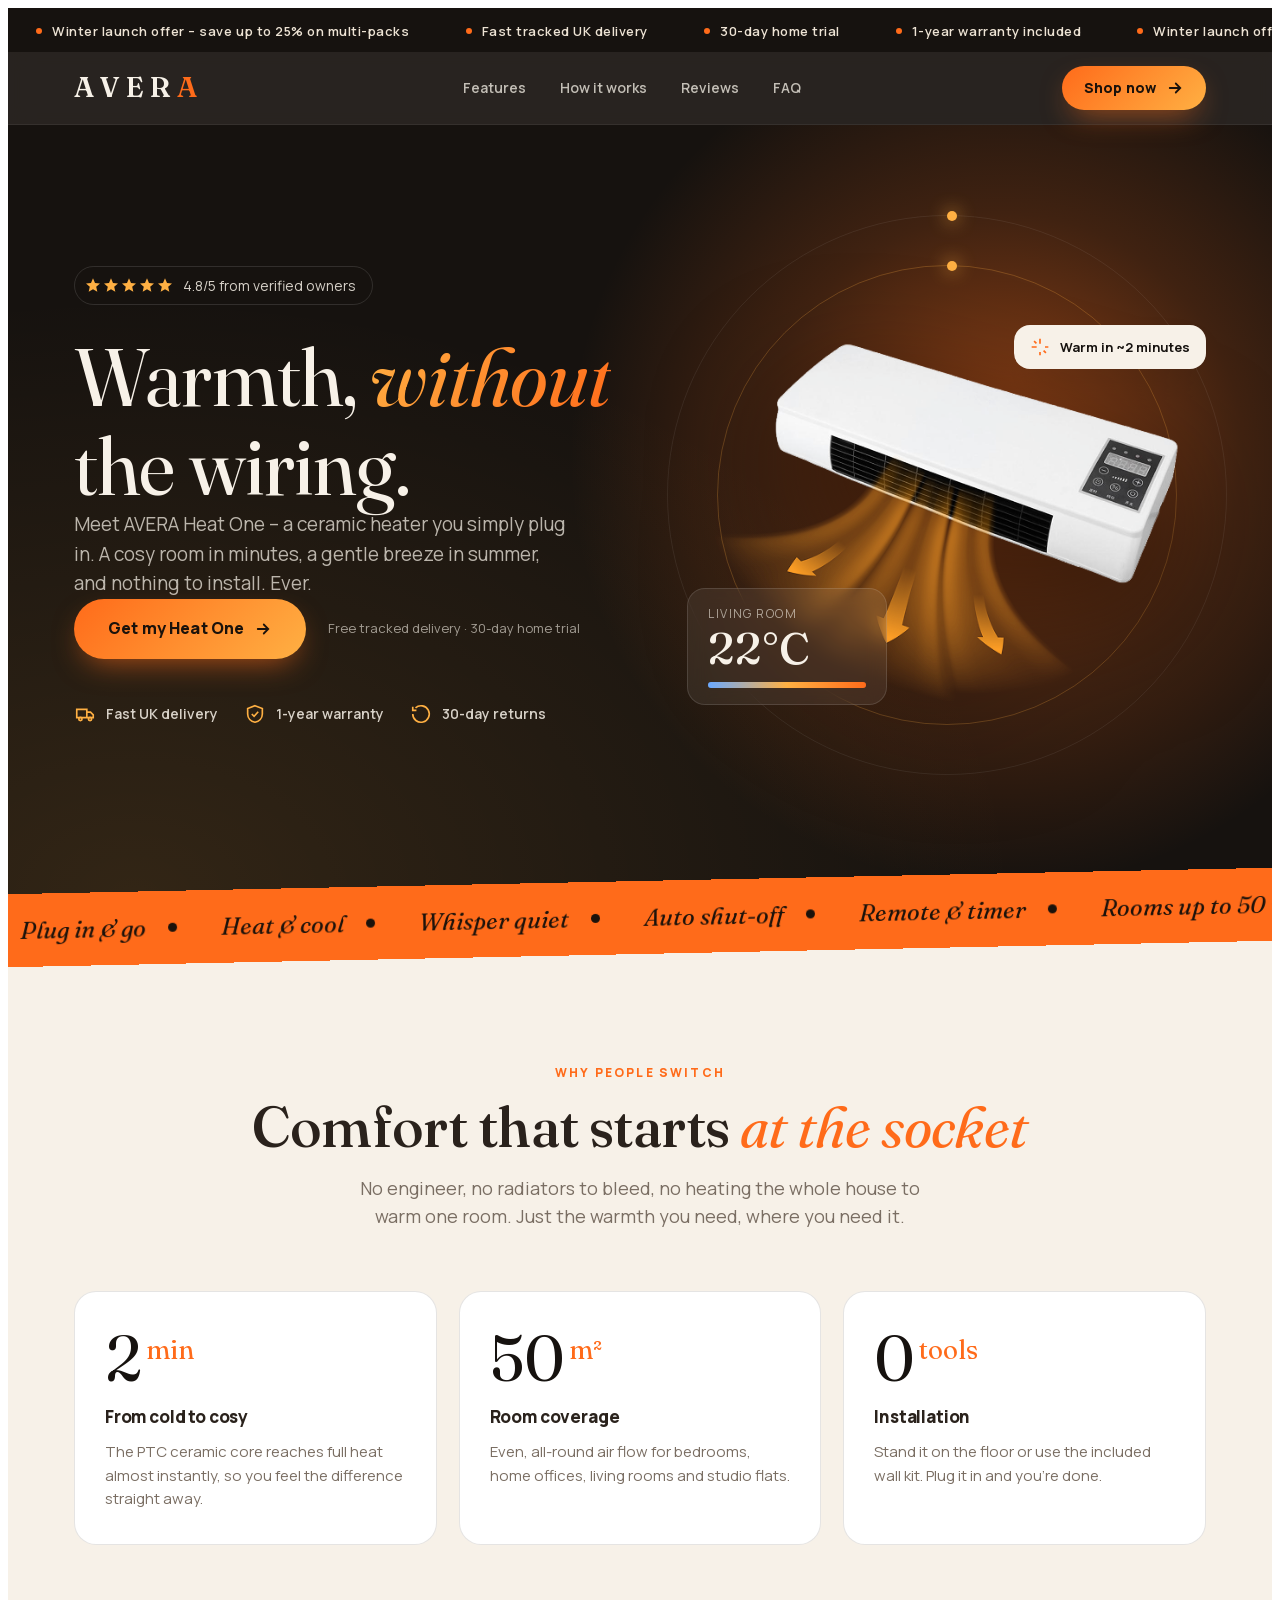
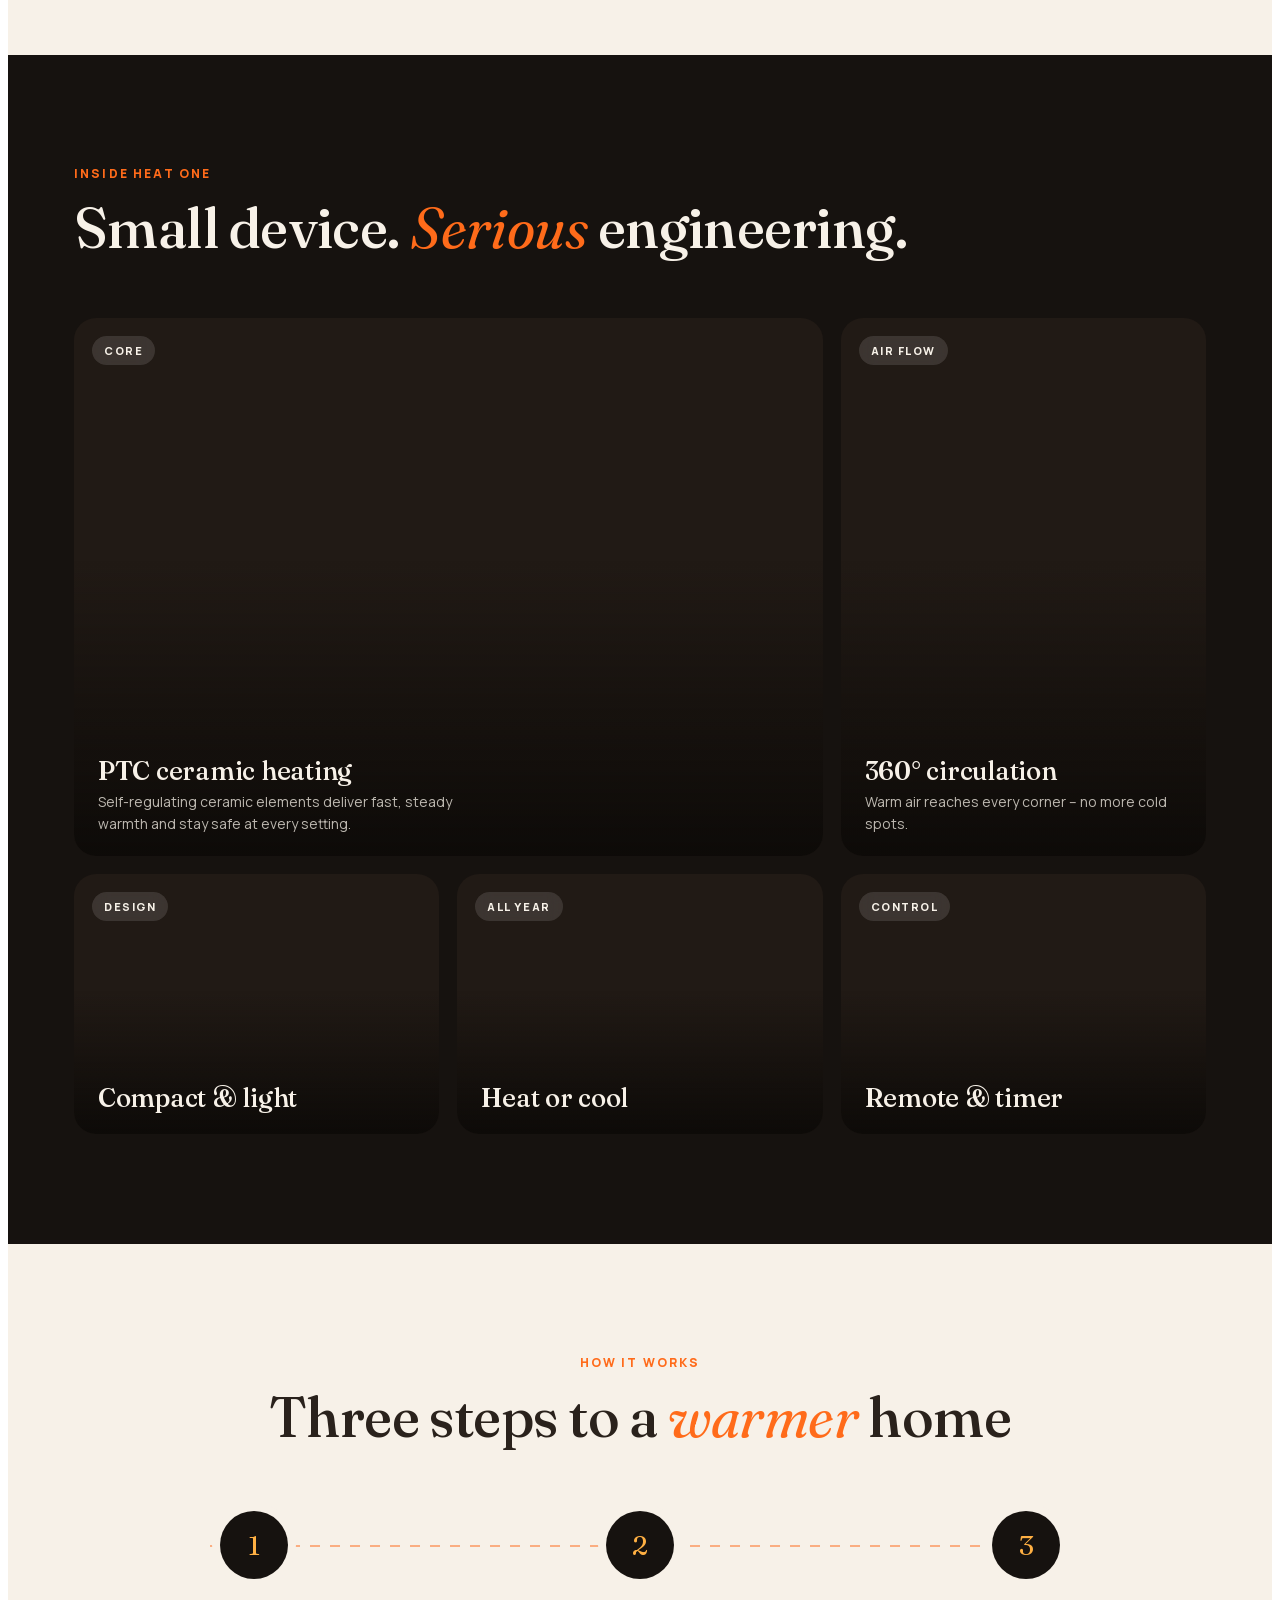
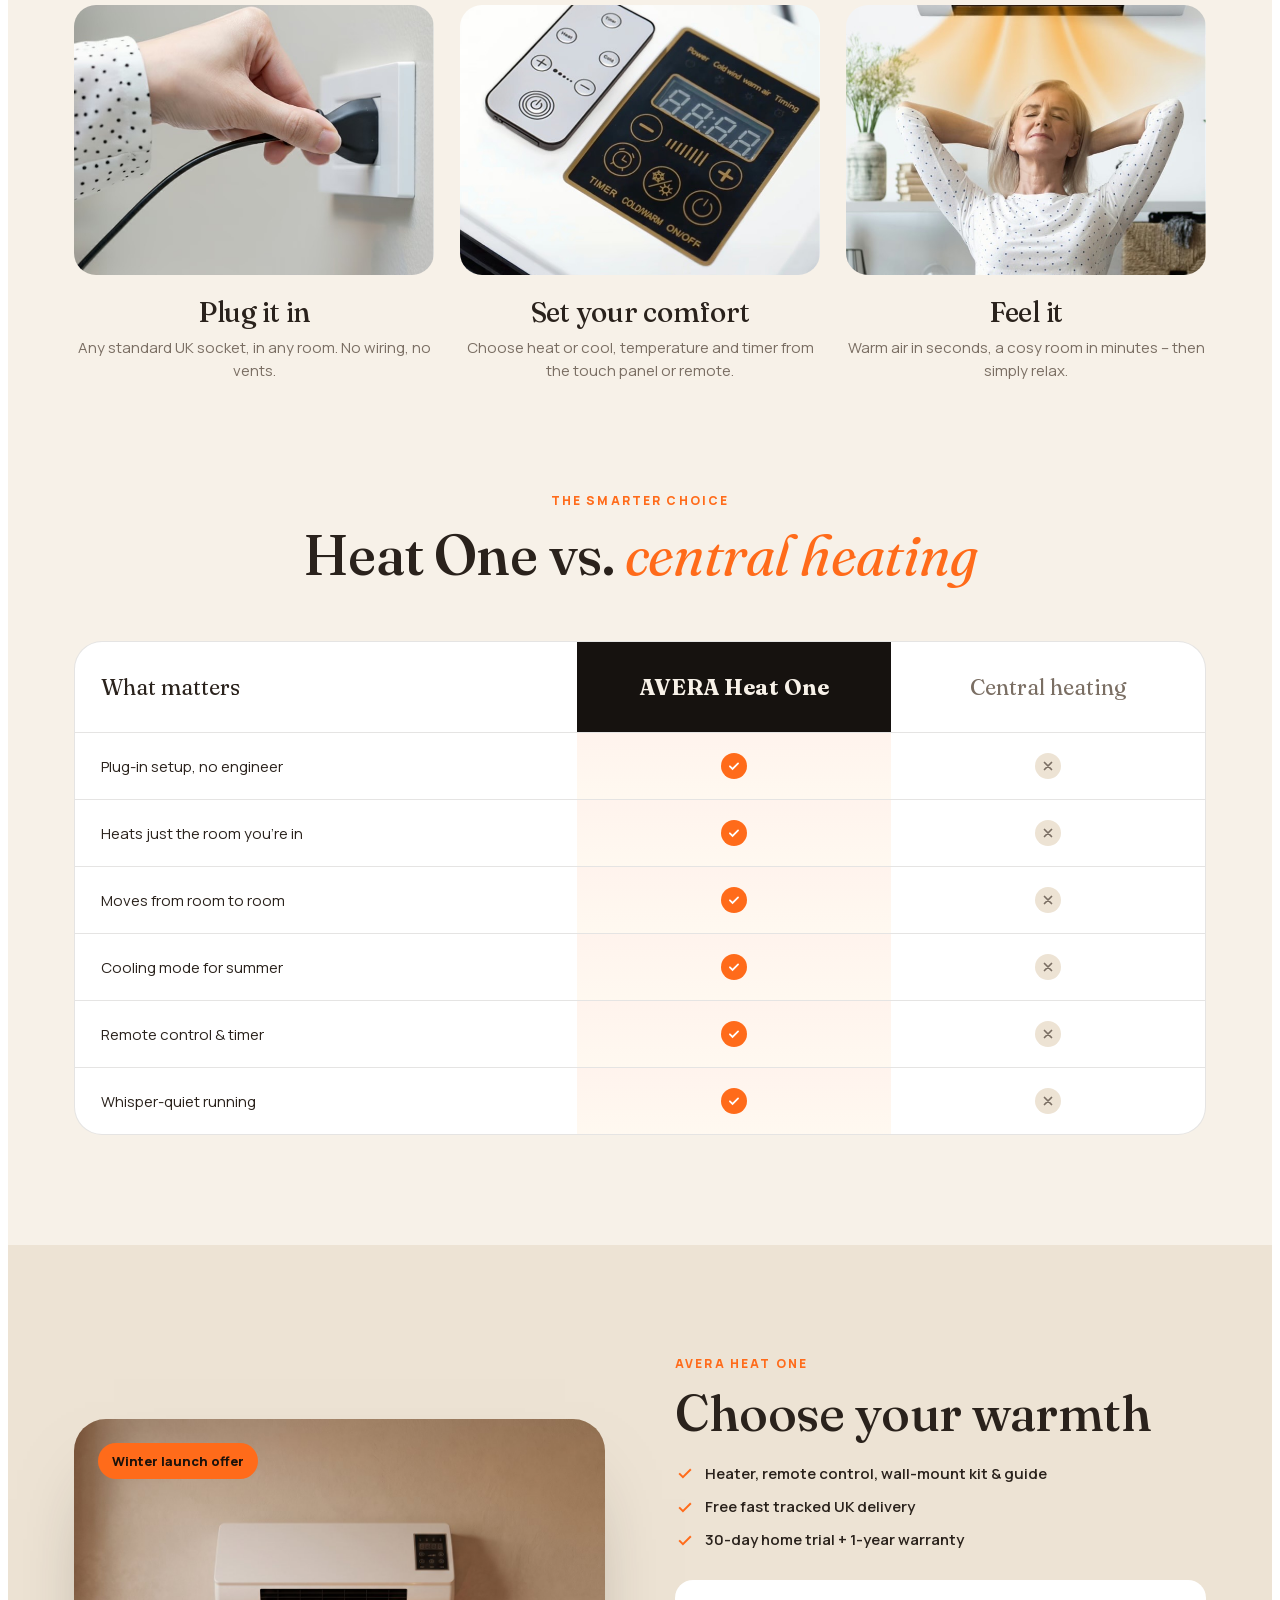
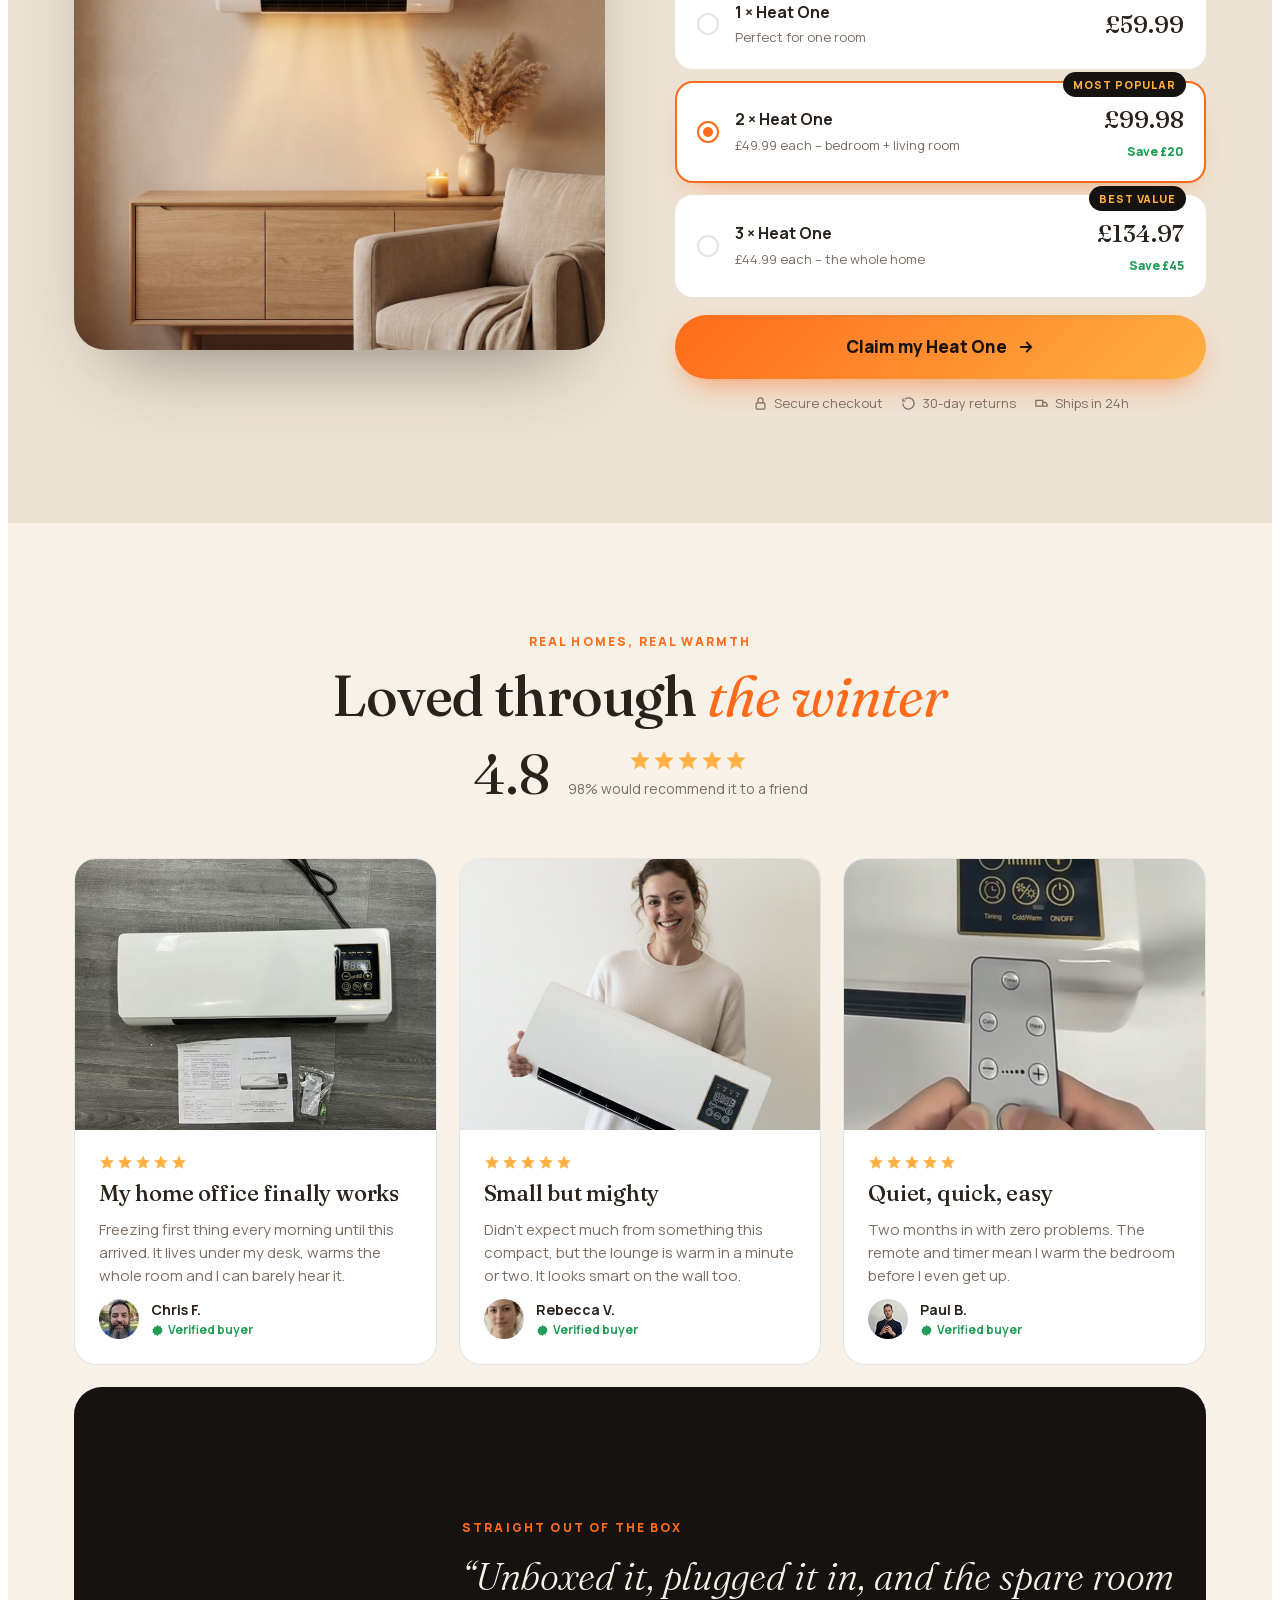
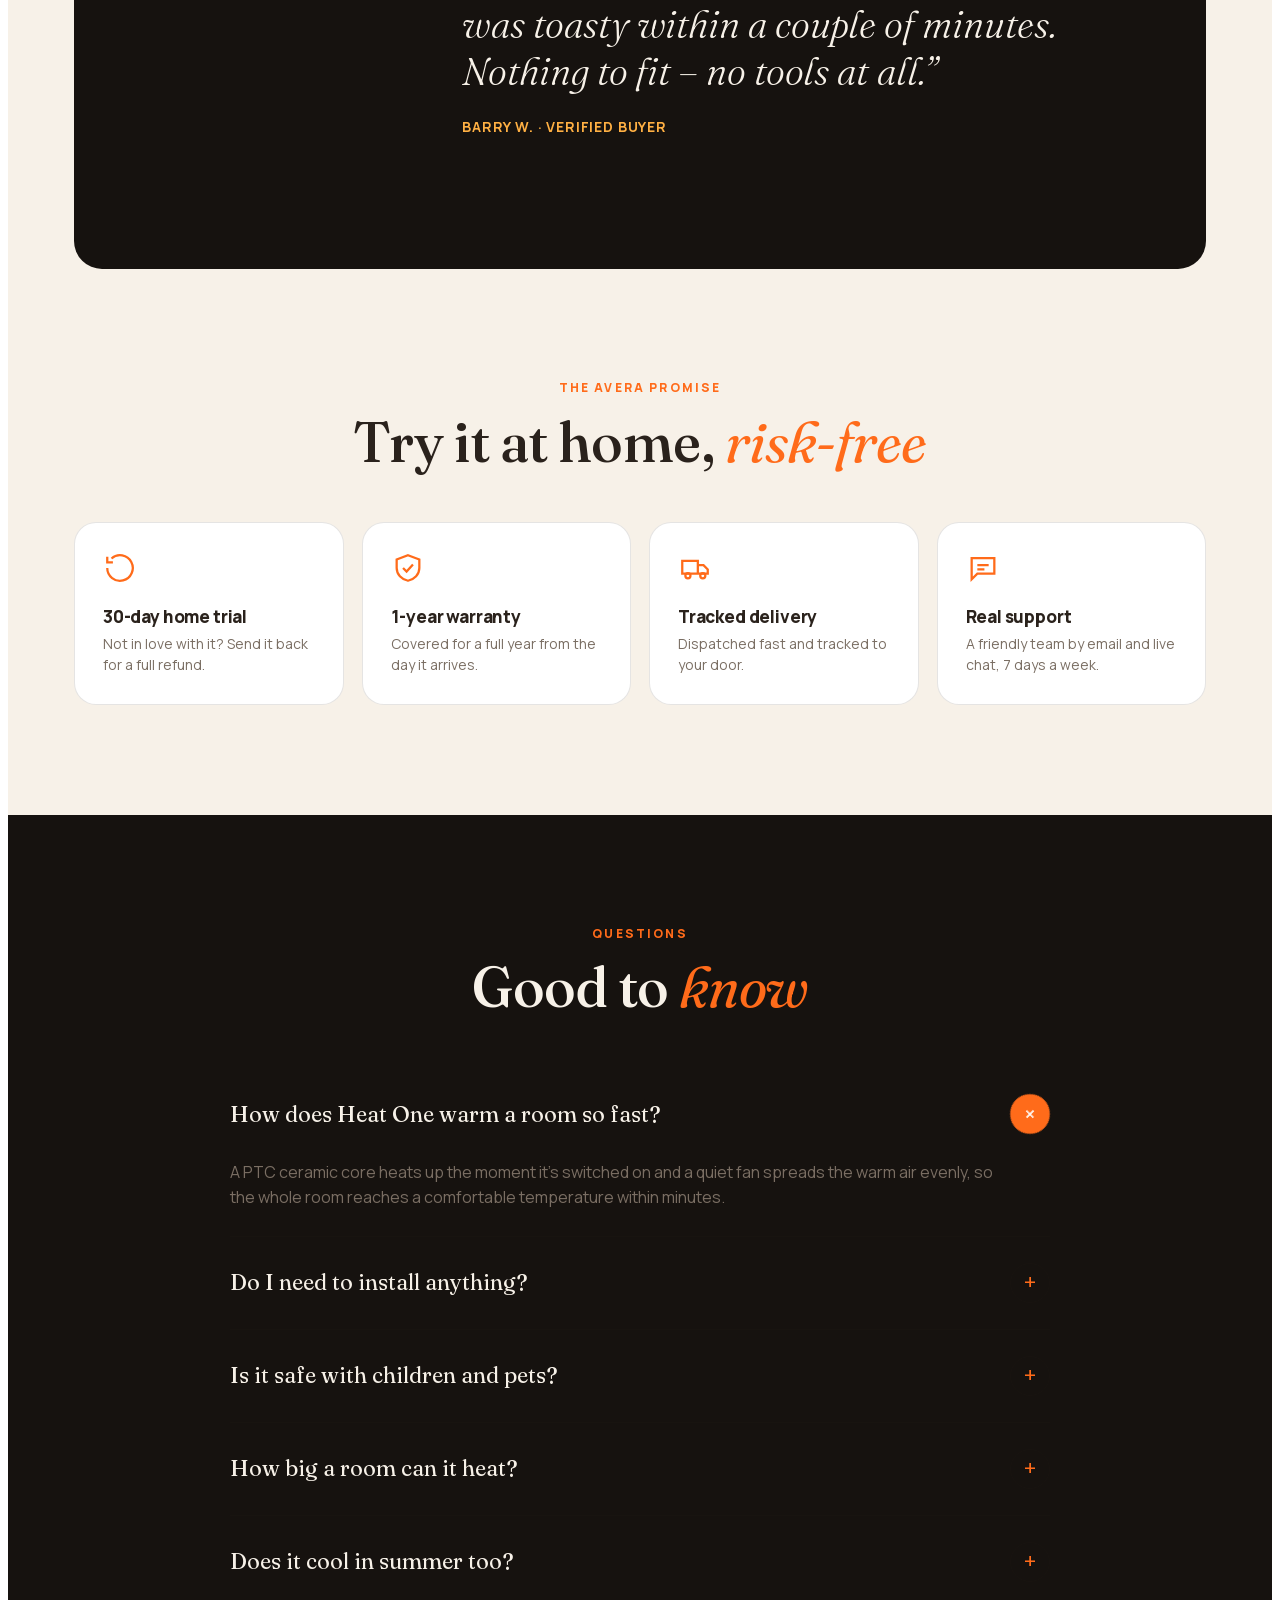
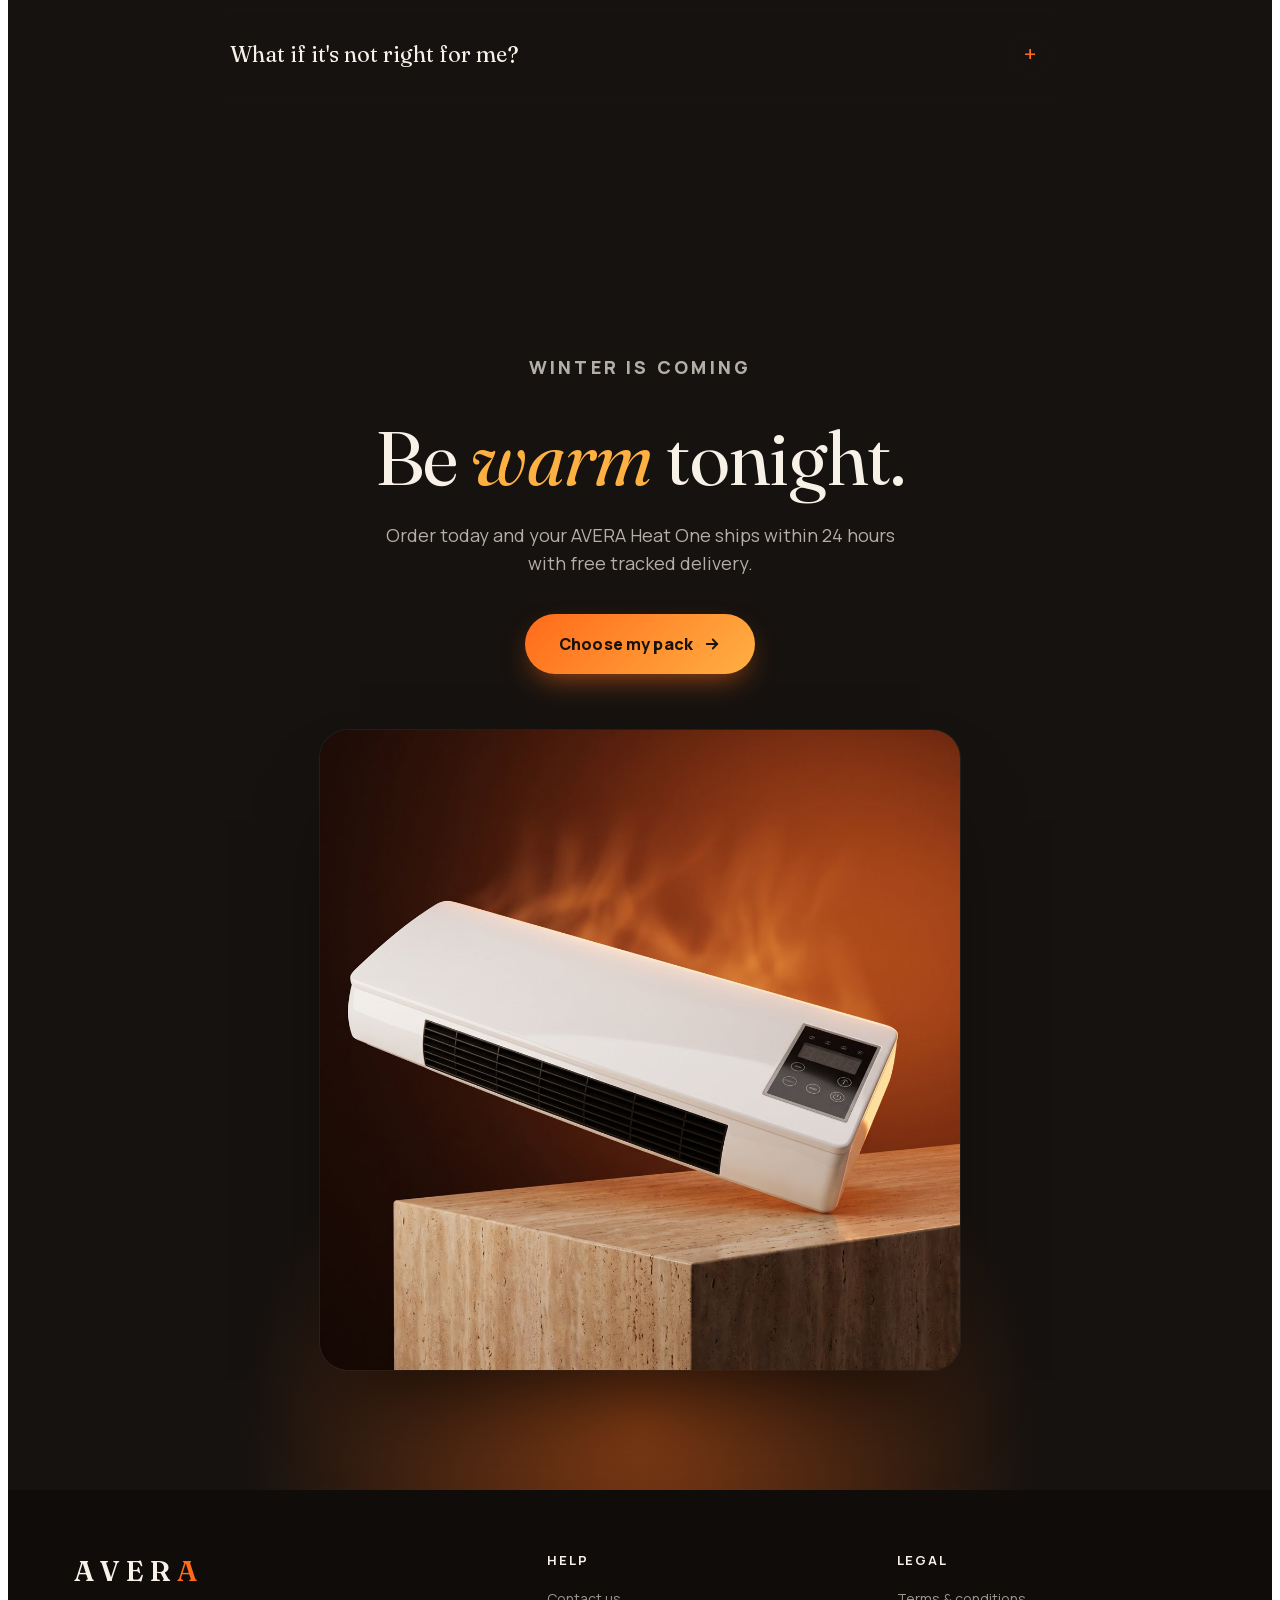
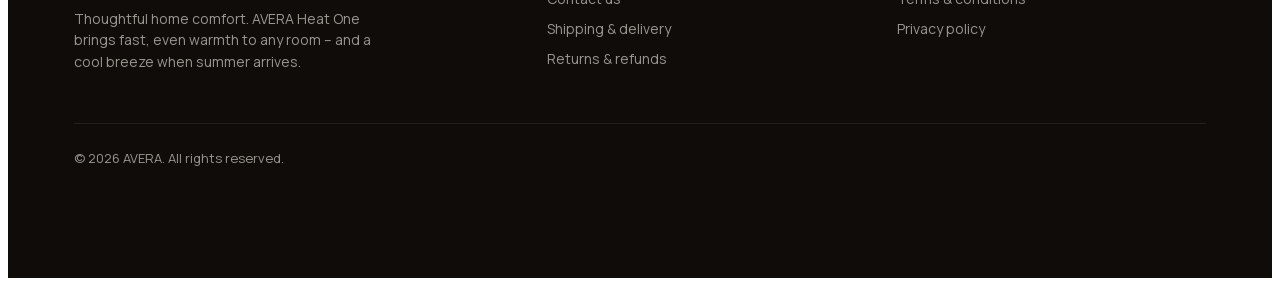
<file: index.html>
<!DOCTYPE html>
<html lang="en-GB">
<head>
<meta charset="utf-8">
<meta name="viewport" content="width=device-width,initial-scale=1">
<title>AVERA Heat One – Plug-in ceramic heater</title>
<meta name="description" content="AVERA Heat One: a plug-in ceramic heater and cooler that warms a room in minutes. No installation, remote control, 30-day home trial.">
<link rel="stylesheet" href="https://camillithomas7-prog.github.io/avera-heat/style-cf06b75d.css">
</head>
<body>
<div class="av">

<div class="av-bar"><div class="av-bar-track">
<span><i></i>Winter launch offer – save up to 25% on multi-packs</span><span><i></i>Fast tracked UK delivery</span><span><i></i>30-day home trial</span><span><i></i>1-year warranty included</span>
<span><i></i>Winter launch offer – save up to 25% on multi-packs</span><span><i></i>Fast tracked UK delivery</span><span><i></i>30-day home trial</span><span><i></i>1-year warranty included</span>
</div></div>

<header class="av-head"><div class="av-wrap">
<a class="av-logo" href="#top">AVER<b>A</b></a>
<nav class="av-nav"><a href="#features">Features</a><a href="#how">How it works</a><a href="#reviews">Reviews</a><a href="#faq">FAQ</a></nav>
<a class="av-btn" href="#offer">Shop now <svg viewBox="0 0 24 24" fill="none" stroke="currentColor" stroke-width="2.4" stroke-linecap="round"><path d="M5 12h14M13 6l6 6-6 6"/></svg></a>
</div></header>

<section class="av-hero" id="top"><div class="av-wrap">
<div class="av-hero-in">
<div class="av-rating"><span class="av-stars"><svg viewBox="0 0 24 24"><path d="M12 2l3 6.9 7.5.7-5.7 5 1.7 7.4L12 18.3 5.5 22l1.7-7.4-5.7-5 7.5-.7z"/></svg><svg viewBox="0 0 24 24"><path d="M12 2l3 6.9 7.5.7-5.7 5 1.7 7.4L12 18.3 5.5 22l1.7-7.4-5.7-5 7.5-.7z"/></svg><svg viewBox="0 0 24 24"><path d="M12 2l3 6.9 7.5.7-5.7 5 1.7 7.4L12 18.3 5.5 22l1.7-7.4-5.7-5 7.5-.7z"/></svg><svg viewBox="0 0 24 24"><path d="M12 2l3 6.9 7.5.7-5.7 5 1.7 7.4L12 18.3 5.5 22l1.7-7.4-5.7-5 7.5-.7z"/></svg><svg viewBox="0 0 24 24"><path d="M12 2l3 6.9 7.5.7-5.7 5 1.7 7.4L12 18.3 5.5 22l1.7-7.4-5.7-5 7.5-.7z"/></svg></span>4.8/5 from verified owners</div>
<h1>Warmth, <em>without</em> the wiring.</h1>
<p class="av-hero-sub">Meet AVERA Heat One – a ceramic heater you simply plug in. A cosy room in minutes, a gentle breeze in summer, and nothing to install. Ever.</p>
<div class="av-hero-cta"><a class="av-btn" href="#offer">Get my Heat One <svg viewBox="0 0 24 24" fill="none" stroke="currentColor" stroke-width="2.4" stroke-linecap="round"><path d="M5 12h14M13 6l6 6-6 6"/></svg></a><small>Free tracked delivery · 30-day home trial</small></div>
<div class="av-trust">
<div><svg viewBox="0 0 24 24"><path d="M3 7h11v9H3zM14 10h4l3 3v3h-7z"/><circle cx="7" cy="17.5" r="1.8"/><circle cx="17.5" cy="17.5" r="1.8"/></svg>Fast UK delivery</div>
<div><svg viewBox="0 0 24 24"><path d="M12 3l8 3v6c0 4.5-3.4 8-8 9-4.6-1-8-4.5-8-9V6z"/><path d="M8.5 12l2.5 2.5 4.5-5"/></svg>1-year warranty</div>
<div><svg viewBox="0 0 24 24"><path d="M3 12a9 9 0 1 0 3-6.7"/><path d="M3 4v4h4"/></svg>30-day returns</div>
</div>
</div>
<div class="av-stage">
<div class="av-stage-ring av-stage-ring--2"></div><div class="av-stage-ring"></div>
<div class="av-waves"><svg viewBox="0 0 26 90"><path d="M13 88c-9-10 9-18 0-28s9-18 0-28 9-18 0-30"/></svg><svg viewBox="0 0 26 90"><path d="M13 88c-9-10 9-18 0-28s9-18 0-28 9-18 0-30"/></svg><svg viewBox="0 0 26 90"><path d="M13 88c-9-10 9-18 0-28s9-18 0-28 9-18 0-30"/></svg></div>
<img class="av-product" src="https://camillithomas7-prog.github.io/avera-heat/assets/heat-one-flow.png" alt="AVERA Heat One plug-in heater">
<div class="av-temp"><small>Living room</small><strong></strong><span></span></div>
<div class="av-chip"><svg viewBox="0 0 24 24"><path d="M12 2v6M12 22v-4M4.9 4.9l2.8 2.8M16.3 16.3l2.8 2.8M2 12h6M22 12h-4"/></svg>Warm in ~2 minutes</div>
</div>
</div></section>

<div class="av-ticker"><div class="av-bar-track">
<span>Plug in &amp; go<i></i></span><span>Heat &amp; cool<i></i></span><span>Whisper quiet<i></i></span><span>Auto shut-off<i></i></span><span>Remote &amp; timer<i></i></span><span>Rooms up to 50 m²<i></i></span>
<span>Plug in &amp; go<i></i></span><span>Heat &amp; cool<i></i></span><span>Whisper quiet<i></i></span><span>Auto shut-off<i></i></span><span>Remote &amp; timer<i></i></span><span>Rooms up to 50 m²<i></i></span>
</div></div>

<section class="av-sec"><div class="av-wrap">
<div class="av-center av-rv"><p class="av-eyebrow">Why people switch</p><h2 class="av-h2" style="margin-top:14px">Comfort that starts <em>at the socket</em></h2><p class="av-lead" style="margin-top:18px">No engineer, no radiators to bleed, no heating the whole house to warm one room. Just the warmth you need, where you need it.</p></div>
<div class="av-stats">
<div class="av-stat av-rv"><b>2<sup>min</sup></b><h3>From cold to cosy</h3><p>The PTC ceramic core reaches full heat almost instantly, so you feel the difference straight away.</p></div>
<div class="av-stat av-rv"><b>50<sup>m²</sup></b><h3>Room coverage</h3><p>Even, all-round air flow for bedrooms, home offices, living rooms and studio flats.</p></div>
<div class="av-stat av-rv"><b>0<sup>tools</sup></b><h3>Installation</h3><p>Stand it on the floor or use the included wall kit. Plug it in and you're done.</p></div>
</div>
</div></section>

<section class="av-sec av-dark" id="features"><div class="av-wrap">
<div class="av-rv"><p class="av-eyebrow">Inside Heat One</p><h2 class="av-h2" style="margin-top:14px">Small device. <em>Serious</em> engineering.</h2></div>
<div class="av-bento">
<div class="av-tile av-t1"><video src="https://camillithomas7-prog.github.io/avera-heat/assets/s-ceramic.mp4" autoplay muted loop playsinline preload="auto"></video><em>Core</em><div class="av-cap"><h3>PTC ceramic heating</h3><p>Self-regulating ceramic elements deliver fast, steady warmth and stay safe at every setting.</p></div></div>
<div class="av-tile av-t2"><video src="https://camillithomas7-prog.github.io/avera-heat/assets/s-airflow.mp4" autoplay muted loop playsinline preload="auto"></video><em>Air flow</em><div class="av-cap"><h3>360° circulation</h3><p>Warm air reaches every corner – no more cold spots.</p></div></div>
<div class="av-tile av-t3"><video src="https://camillithomas7-prog.github.io/avera-heat/assets/s-compact.mp4" autoplay muted loop playsinline preload="auto"></video><em>Design</em><div class="av-cap"><h3>Compact &amp; light</h3></div></div>
<div class="av-tile av-t4"><video src="https://camillithomas7-prog.github.io/avera-heat/assets/s-dual.mp4" autoplay muted loop playsinline preload="auto"></video><em>All year</em><div class="av-cap"><h3>Heat or cool</h3></div></div>
<div class="av-tile av-t5"><video src="https://camillithomas7-prog.github.io/avera-heat/assets/s-remote.mp4" autoplay muted loop playsinline preload="auto"></video><em>Control</em><div class="av-cap"><h3>Remote &amp; timer</h3></div></div>
</div>
</div></section>

<section class="av-sec" id="how"><div class="av-wrap">
<div class="av-center av-rv"><p class="av-eyebrow">How it works</p><h2 class="av-h2" style="margin-top:14px">Three steps to a <em>warmer</em> home</h2></div>
<div class="av-steps">
<div class="av-step av-rv"><div class="av-step-n">1</div><img src="https://camillithomas7-prog.github.io/avera-heat/assets/step-plug.jpg" alt="Plugging in the heater"><h3>Plug it in</h3><p>Any standard UK socket, in any room. No wiring, no vents.</p></div>
<div class="av-step av-rv"><div class="av-step-n">2</div><img src="https://camillithomas7-prog.github.io/avera-heat/assets/step-panel.jpg" alt="Touch panel and remote"><h3>Set your comfort</h3><p>Choose heat or cool, temperature and timer from the touch panel or remote.</p></div>
<div class="av-step av-rv"><div class="av-step-n">3</div><img src="https://camillithomas7-prog.github.io/avera-heat/assets/step-relax.jpg" alt="Relaxing in a warm room"><h3>Feel it</h3><p>Warm air in seconds, a cosy room in minutes – then simply relax.</p></div>
</div>
</div></section>

<section class="av-sec" style="padding-top:0"><div class="av-wrap">
<div class="av-center av-rv"><p class="av-eyebrow">The smarter choice</p><h2 class="av-h2" style="margin-top:14px">Heat One vs. <em>central heating</em></h2></div>
<div class="av-compare av-rv">
<div class="av-row av-row--head"><div>What matters</div><div>AVERA Heat One</div><div>Central heating</div></div>
<div class="av-row"><div>Plug-in setup, no engineer</div><div><span class="av-yes"><svg viewBox="0 0 24 24"><path d="M5 12.5l4.5 4.5L19 7.5"/></svg></span></div><div><span class="av-no"><svg viewBox="0 0 24 24"><path d="M6 6l12 12M18 6L6 18"/></svg></span></div></div>
<div class="av-row"><div>Heats just the room you're in</div><div><span class="av-yes"><svg viewBox="0 0 24 24"><path d="M5 12.5l4.5 4.5L19 7.5"/></svg></span></div><div><span class="av-no"><svg viewBox="0 0 24 24"><path d="M6 6l12 12M18 6L6 18"/></svg></span></div></div>
<div class="av-row"><div>Moves from room to room</div><div><span class="av-yes"><svg viewBox="0 0 24 24"><path d="M5 12.5l4.5 4.5L19 7.5"/></svg></span></div><div><span class="av-no"><svg viewBox="0 0 24 24"><path d="M6 6l12 12M18 6L6 18"/></svg></span></div></div>
<div class="av-row"><div>Cooling mode for summer</div><div><span class="av-yes"><svg viewBox="0 0 24 24"><path d="M5 12.5l4.5 4.5L19 7.5"/></svg></span></div><div><span class="av-no"><svg viewBox="0 0 24 24"><path d="M6 6l12 12M18 6L6 18"/></svg></span></div></div>
<div class="av-row"><div>Remote control &amp; timer</div><div><span class="av-yes"><svg viewBox="0 0 24 24"><path d="M5 12.5l4.5 4.5L19 7.5"/></svg></span></div><div><span class="av-no"><svg viewBox="0 0 24 24"><path d="M6 6l12 12M18 6L6 18"/></svg></span></div></div>
<div class="av-row"><div>Whisper-quiet running</div><div><span class="av-yes"><svg viewBox="0 0 24 24"><path d="M5 12.5l4.5 4.5L19 7.5"/></svg></span></div><div><span class="av-no"><svg viewBox="0 0 24 24"><path d="M6 6l12 12M18 6L6 18"/></svg></span></div></div>
</div>
</div></section>

<section class="av-sec av-offer" id="offer"><div class="av-wrap">
<div class="av-offer-media av-rv"><em>Winter launch offer</em><img src="https://camillithomas7-prog.github.io/avera-heat/assets/offer-living.jpg" alt="AVERA Heat One in a cosy living room"></div>
<div class="av-rv">
<p class="av-eyebrow">AVERA Heat One</p>
<h2 style="margin-top:12px">Choose your warmth</h2>
<ul class="av-offer-list">
<li><svg viewBox="0 0 24 24"><path d="M5 12.5l4.5 4.5L19 7.5"/></svg>Heater, remote control, wall-mount kit &amp; guide</li>
<li><svg viewBox="0 0 24 24"><path d="M5 12.5l4.5 4.5L19 7.5"/></svg>Free fast tracked UK delivery</li>
<li><svg viewBox="0 0 24 24"><path d="M5 12.5l4.5 4.5L19 7.5"/></svg>30-day home trial + 1-year warranty</li>
</ul>
<div class="av-packs">
<label class="av-pack"><input type="radio" name="av-pack"><span class="av-pack-dot"></span><span class="av-pack-txt"><b>1 × Heat One</b><small>Perfect for one room</small></span><span class="av-pack-price"><b>£59.99</b></span></label>
<label class="av-pack"><input type="radio" name="av-pack" checked><span class="av-pack-tag">Most popular</span><span class="av-pack-dot"></span><span class="av-pack-txt"><b>2 × Heat One</b><small>£49.99 each – bedroom + living room</small></span><span class="av-pack-price"><b>£99.98</b><small>Save £20</small></span></label>
<label class="av-pack"><input type="radio" name="av-pack"><span class="av-pack-tag">Best value</span><span class="av-pack-dot"></span><span class="av-pack-txt"><b>3 × Heat One</b><small>£44.99 each – the whole home</small></span><span class="av-pack-price"><b>£134.97</b><small>Save £45</small></span></label>
</div>
<a class="av-btn" href="/checkout">Claim my Heat One <svg viewBox="0 0 24 24" fill="none" stroke="currentColor" stroke-width="2.4" stroke-linecap="round"><path d="M5 12h14M13 6l6 6-6 6"/></svg></a>
<div class="av-secure"><span><svg viewBox="0 0 24 24"><rect x="5" y="11" width="14" height="10" rx="2"/><path d="M8 11V7a4 4 0 0 1 8 0v4"/></svg>Secure checkout</span><span><svg viewBox="0 0 24 24"><path d="M3 12a9 9 0 1 0 3-6.7"/><path d="M3 4v4h4"/></svg>30-day returns</span><span><svg viewBox="0 0 24 24"><path d="M3 7h11v9H3zM14 10h4l3 3v3h-7z"/></svg>Ships in 24h</span></div>
</div>
</div></section>

<section class="av-sec" id="reviews"><div class="av-wrap">
<div class="av-center av-rv"><p class="av-eyebrow">Real homes, real warmth</p><h2 class="av-h2" style="margin-top:14px">Loved through <em>the winter</em></h2>
<div class="av-score"><b>4.8</b><div><span class="av-stars"><svg viewBox="0 0 24 24"><path d="M12 2l3 6.9 7.5.7-5.7 5 1.7 7.4L12 18.3 5.5 22l1.7-7.4-5.7-5 7.5-.7z"/></svg><svg viewBox="0 0 24 24"><path d="M12 2l3 6.9 7.5.7-5.7 5 1.7 7.4L12 18.3 5.5 22l1.7-7.4-5.7-5 7.5-.7z"/></svg><svg viewBox="0 0 24 24"><path d="M12 2l3 6.9 7.5.7-5.7 5 1.7 7.4L12 18.3 5.5 22l1.7-7.4-5.7-5 7.5-.7z"/></svg><svg viewBox="0 0 24 24"><path d="M12 2l3 6.9 7.5.7-5.7 5 1.7 7.4L12 18.3 5.5 22l1.7-7.4-5.7-5 7.5-.7z"/></svg><svg viewBox="0 0 24 24"><path d="M12 2l3 6.9 7.5.7-5.7 5 1.7 7.4L12 18.3 5.5 22l1.7-7.4-5.7-5 7.5-.7z"/></svg></span><small>98% would recommend it to a friend</small></div></div>
</div>
<div class="av-reviews">
<div class="av-review av-rv"><img src="https://camillithomas7-prog.github.io/avera-heat/assets/review-1.jpg" alt="Heat One unboxed"><div class="av-review-b"><span class="av-stars"><svg viewBox="0 0 24 24"><path d="M12 2l3 6.9 7.5.7-5.7 5 1.7 7.4L12 18.3 5.5 22l1.7-7.4-5.7-5 7.5-.7z"/></svg><svg viewBox="0 0 24 24"><path d="M12 2l3 6.9 7.5.7-5.7 5 1.7 7.4L12 18.3 5.5 22l1.7-7.4-5.7-5 7.5-.7z"/></svg><svg viewBox="0 0 24 24"><path d="M12 2l3 6.9 7.5.7-5.7 5 1.7 7.4L12 18.3 5.5 22l1.7-7.4-5.7-5 7.5-.7z"/></svg><svg viewBox="0 0 24 24"><path d="M12 2l3 6.9 7.5.7-5.7 5 1.7 7.4L12 18.3 5.5 22l1.7-7.4-5.7-5 7.5-.7z"/></svg><svg viewBox="0 0 24 24"><path d="M12 2l3 6.9 7.5.7-5.7 5 1.7 7.4L12 18.3 5.5 22l1.7-7.4-5.7-5 7.5-.7z"/></svg></span><h3>My home office finally works</h3><p>Freezing first thing every morning until this arrived. It lives under my desk, warms the whole room and I can barely hear it.</p><div class="av-who"><img src="https://camillithomas7-prog.github.io/avera-heat/assets/avatar-1.jpg" alt=""><div>Chris F.<small><svg viewBox="0 0 24 24"><path d="M12 2l2.4 2.1 3.2-.3.9 3.1 2.8 1.6-1 3 1 3-2.8 1.6-.9 3.1-3.2-.3L12 22l-2.4-2.1-3.2.3-.9-3.1-2.8-1.6 1-3-1-3 2.8-1.6.9-3.1 3.2.3z"/></svg>Verified buyer</small></div></div></div></div>
<div class="av-review av-rv"><img src="https://camillithomas7-prog.github.io/avera-heat/assets/review-2.jpg" alt="Customer holding Heat One"><div class="av-review-b"><span class="av-stars"><svg viewBox="0 0 24 24"><path d="M12 2l3 6.9 7.5.7-5.7 5 1.7 7.4L12 18.3 5.5 22l1.7-7.4-5.7-5 7.5-.7z"/></svg><svg viewBox="0 0 24 24"><path d="M12 2l3 6.9 7.5.7-5.7 5 1.7 7.4L12 18.3 5.5 22l1.7-7.4-5.7-5 7.5-.7z"/></svg><svg viewBox="0 0 24 24"><path d="M12 2l3 6.9 7.5.7-5.7 5 1.7 7.4L12 18.3 5.5 22l1.7-7.4-5.7-5 7.5-.7z"/></svg><svg viewBox="0 0 24 24"><path d="M12 2l3 6.9 7.5.7-5.7 5 1.7 7.4L12 18.3 5.5 22l1.7-7.4-5.7-5 7.5-.7z"/></svg><svg viewBox="0 0 24 24"><path d="M12 2l3 6.9 7.5.7-5.7 5 1.7 7.4L12 18.3 5.5 22l1.7-7.4-5.7-5 7.5-.7z"/></svg></span><h3>Small but mighty</h3><p>Didn't expect much from something this compact, but the lounge is warm in a minute or two. It looks smart on the wall too.</p><div class="av-who"><img src="https://camillithomas7-prog.github.io/avera-heat/assets/avatar-2.jpg" alt=""><div>Rebecca V.<small><svg viewBox="0 0 24 24"><path d="M12 2l2.4 2.1 3.2-.3.9 3.1 2.8 1.6-1 3 1 3-2.8 1.6-.9 3.1-3.2-.3L12 22l-2.4-2.1-3.2.3-.9-3.1-2.8-1.6 1-3-1-3 2.8-1.6.9-3.1 3.2.3z"/></svg>Verified buyer</small></div></div></div></div>
<div class="av-review av-rv"><img src="https://camillithomas7-prog.github.io/avera-heat/assets/review-3.jpg" alt="Remote control"><div class="av-review-b"><span class="av-stars"><svg viewBox="0 0 24 24"><path d="M12 2l3 6.9 7.5.7-5.7 5 1.7 7.4L12 18.3 5.5 22l1.7-7.4-5.7-5 7.5-.7z"/></svg><svg viewBox="0 0 24 24"><path d="M12 2l3 6.9 7.5.7-5.7 5 1.7 7.4L12 18.3 5.5 22l1.7-7.4-5.7-5 7.5-.7z"/></svg><svg viewBox="0 0 24 24"><path d="M12 2l3 6.9 7.5.7-5.7 5 1.7 7.4L12 18.3 5.5 22l1.7-7.4-5.7-5 7.5-.7z"/></svg><svg viewBox="0 0 24 24"><path d="M12 2l3 6.9 7.5.7-5.7 5 1.7 7.4L12 18.3 5.5 22l1.7-7.4-5.7-5 7.5-.7z"/></svg><svg viewBox="0 0 24 24"><path d="M12 2l3 6.9 7.5.7-5.7 5 1.7 7.4L12 18.3 5.5 22l1.7-7.4-5.7-5 7.5-.7z"/></svg></span><h3>Quiet, quick, easy</h3><p>Two months in with zero problems. The remote and timer mean I warm the bedroom before I even get up.</p><div class="av-who"><img src="https://camillithomas7-prog.github.io/avera-heat/assets/avatar-3.jpg" alt=""><div>Paul B.<small><svg viewBox="0 0 24 24"><path d="M12 2l2.4 2.1 3.2-.3.9 3.1 2.8 1.6-1 3 1 3-2.8 1.6-.9 3.1-3.2-.3L12 22l-2.4-2.1-3.2.3-.9-3.1-2.8-1.6 1-3-1-3 2.8-1.6.9-3.1 3.2.3z"/></svg>Verified buyer</small></div></div></div></div>
</div>
<div class="av-vid-review"><video src="https://camillithomas7-prog.github.io/avera-heat/assets/s-review.mp4" autoplay muted loop playsinline preload="auto"></video><div><p class="av-eyebrow">Straight out of the box</p><blockquote style="margin-top:16px">“Unboxed it, plugged it in, and the spare room was toasty within a couple of minutes. Nothing to fit – no tools at all.”</blockquote><cite>BARRY W. · VERIFIED BUYER</cite></div></div>
</div></section>

<section class="av-sec" style="padding-top:0"><div class="av-wrap">
<div class="av-center av-rv"><p class="av-eyebrow">The AVERA promise</p><h2 class="av-h2" style="margin-top:14px">Try it at home, <em>risk-free</em></h2></div>
<div class="av-promise">
<div class="av-rv"><svg viewBox="0 0 24 24"><path d="M3 12a9 9 0 1 0 3-6.7"/><path d="M3 4v4h4"/></svg><h3>30-day home trial</h3><p>Not in love with it? Send it back for a full refund.</p></div>
<div class="av-rv"><svg viewBox="0 0 24 24"><path d="M12 3l8 3v6c0 4.5-3.4 8-8 9-4.6-1-8-4.5-8-9V6z"/><path d="M8.5 12l2.5 2.5 4.5-5"/></svg><h3>1-year warranty</h3><p>Covered for a full year from the day it arrives.</p></div>
<div class="av-rv"><svg viewBox="0 0 24 24"><path d="M3 7h11v9H3zM14 10h4l3 3v3h-7z"/><circle cx="7" cy="17.5" r="1.8"/><circle cx="17.5" cy="17.5" r="1.8"/></svg><h3>Tracked delivery</h3><p>Dispatched fast and tracked to your door.</p></div>
<div class="av-rv"><svg viewBox="0 0 24 24"><path d="M4 5h16v11H8l-4 4z"/><path d="M8 10h8M8 13h5"/></svg><h3>Real support</h3><p>A friendly team by email and live chat, 7 days a week.</p></div>
</div>
</div></section>

<section class="av-sec av-dark" id="faq"><div class="av-wrap">
<div class="av-center av-rv"><p class="av-eyebrow">Questions</p><h2 class="av-h2" style="margin-top:14px">Good to <em>know</em></h2></div>
<div class="av-faq">
<details open><summary>How does Heat One warm a room so fast?</summary><p>A PTC ceramic core heats up the moment it's switched on and a quiet fan spreads the warm air evenly, so the whole room reaches a comfortable temperature within minutes.</p></details>
<details><summary>Do I need to install anything?</summary><p>No. There's no wiring, no vents and no tools. Plug it into a standard UK socket, choose your setting and you're done. A wall-mount kit is included if you'd like it off the floor.</p></details>
<details><summary>Is it safe with children and pets?</summary><p>Yes. It has overheat protection and an automatic shut-off, and the outer casing stays cool to the touch.</p></details>
<details><summary>How big a room can it heat?</summary><p>Rooms up to around 50 m², depending on insulation and layout – ideal for bedrooms, home offices, living rooms and flats.</p></details>
<details><summary>Does it cool in summer too?</summary><p>Yes. Switch to fan mode for a refreshing breeze on warm days – one device for the whole year.</p></details>
<details><summary>What if it's not right for me?</summary><p>You have 30 days to try it at home. If you're not happy, send it back for a full refund. Every unit is also covered by a 1-year warranty.</p></details>
</div>
</div></section>

<section class="av-final"><div class="av-wrap av-rv">
<p class="av-eyebrow">Winter is coming</p>
<h2 style="margin-top:16px">Be <em>warm</em> tonight.</h2>
<p>Order today and your AVERA Heat One ships within 24 hours with free tracked delivery.</p>
<a class="av-btn" href="#offer">Choose my pack <svg viewBox="0 0 24 24" fill="none" stroke="currentColor" stroke-width="2.4" stroke-linecap="round"><path d="M5 12h14M13 6l6 6-6 6"/></svg></a>
<img class="av-final-img" src="https://camillithomas7-prog.github.io/avera-heat/assets/final-plinth.jpg" alt="AVERA Heat One">
</div></section>

<footer class="av-foot"><div class="av-wrap">
<div><span class="av-logo">AVER<b>A</b></span><p>Thoughtful home comfort. AVERA Heat One brings fast, even warmth to any room – and a cool breeze when summer arrives.</p></div>
<div><h4>Help</h4><a href="/contact-us">Contact us</a><a href="/shipping-policy">Shipping &amp; delivery</a><a href="/refund-policy">Returns &amp; refunds</a></div>
<div><h4>Legal</h4><a href="/terms-of-service">Terms &amp; conditions</a><a href="/privacy-policy">Privacy policy</a></div>
<div class="av-copy">© 2026 AVERA. All rights reserved.</div>
</div></footer>

<div class="av-sticky"><div><b>From £44.99</b>Free tracked UK delivery</div><a class="av-btn" href="#offer">Shop now</a></div>

</div>
</body>
</html>
</file>
